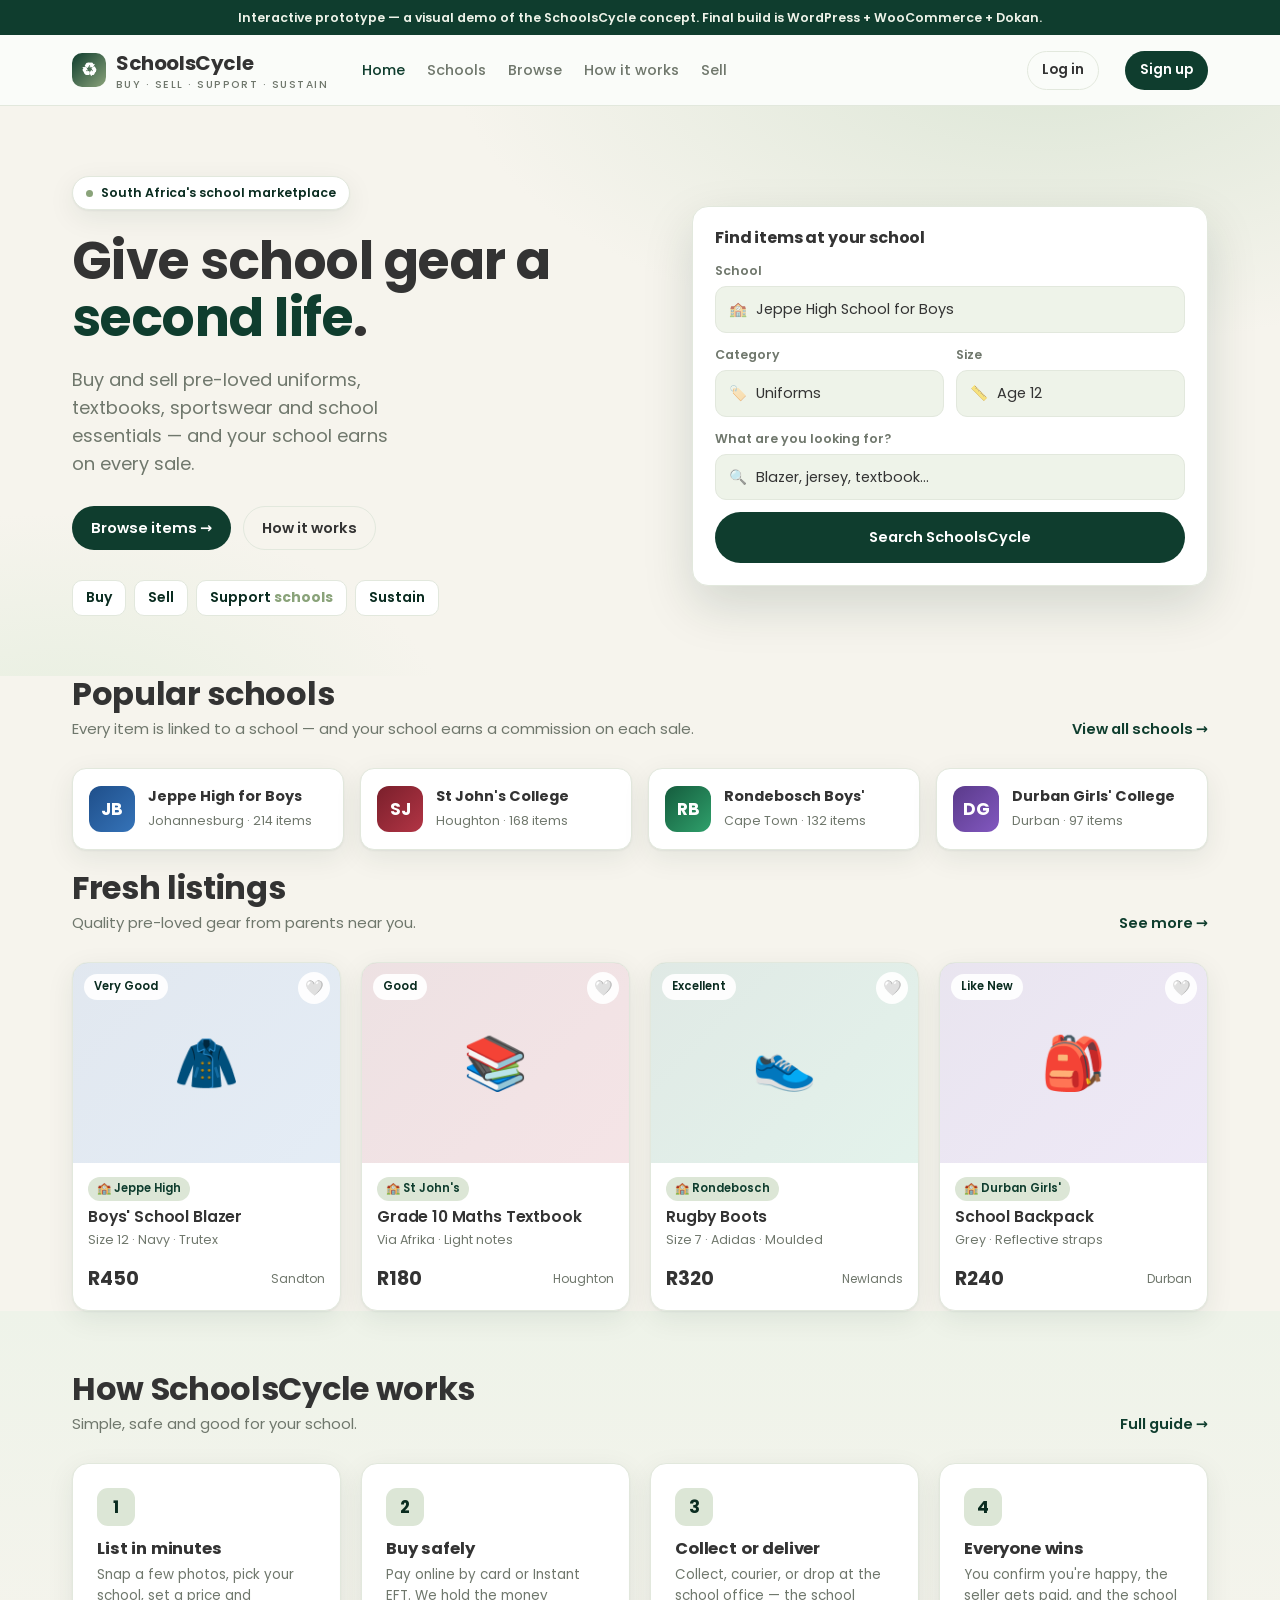
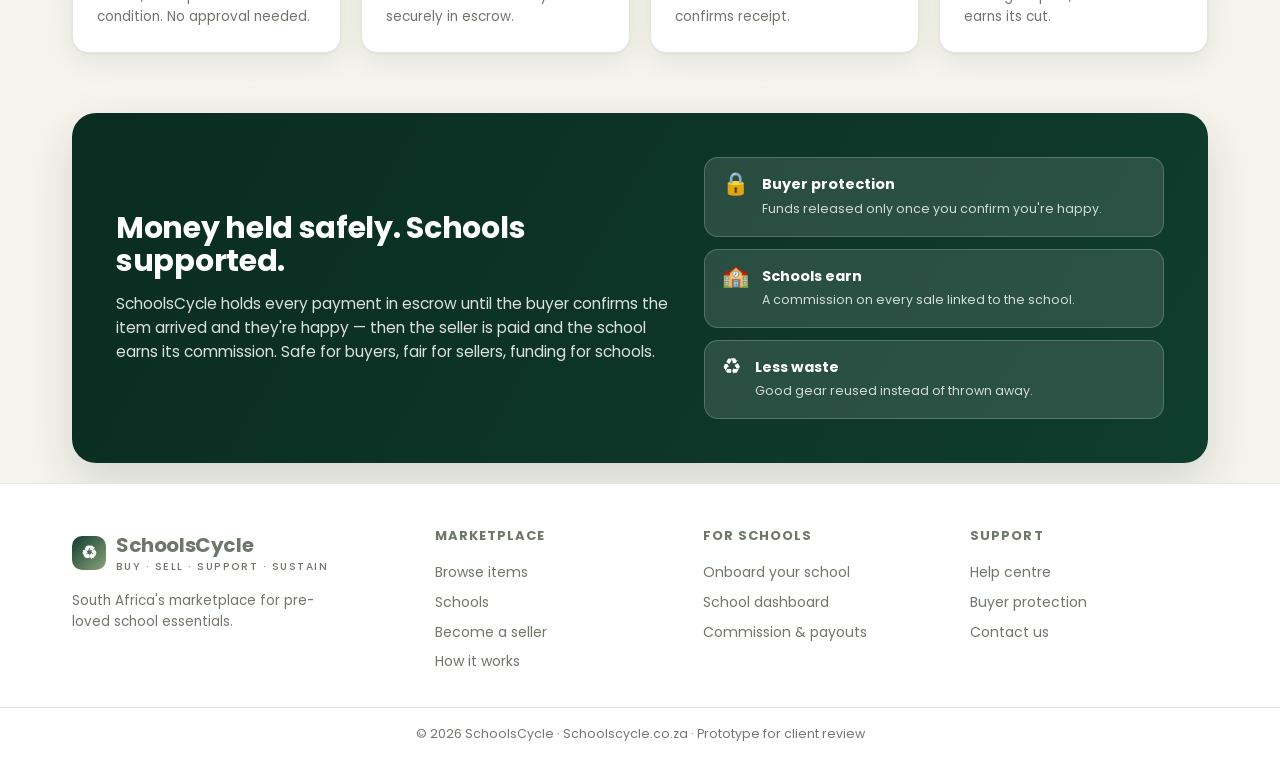
<file: index.html>
<!doctype html>
<html lang="en">
<head>
<meta charset="utf-8">
<meta name="viewport" content="width=device-width,initial-scale=1">
<title>SchoolsCycle — Buy. Sell. Support. Sustain.</title>
<link rel="stylesheet" href="style.css">
</head>
<body>
<div class="demo-note">Interactive prototype — a visual demo of the SchoolsCycle concept. Final build is WordPress + WooCommerce + Dokan.</div>

<header class="top">
  <div class="wrap">
    <a class="brand" href="index.html">
      <span class="logo">♻</span>
      <span>SchoolsCycle<small>Buy · Sell · Support · Sustain</small></span>
    </a>
    <nav class="nav">
      <a href="index.html" class="active">Home</a>
      <a href="school.html">Schools</a>
      <a href="school.html">Browse</a>
      <a href="how-it-works.html">How it works</a>
      <a href="seller.html">Sell</a>
    </nav>
    <span class="spacer"></span>
    <a class="btn ghost small" href="#">Log in</a>
    <a class="btn primary small" href="#">Sign up</a>
  </div>
</header>

<!-- HERO -->
<section class="hero" style="padding:0">
  <div class="wrap">
    <div>
      <span class="eyebrow"><span class="dot"></span> South Africa's school marketplace</span>
      <h1>Give school gear a <span class="g">second life</span>.</h1>
      <p class="lede">Buy and sell pre-loved uniforms, textbooks, sportswear and school essentials — and your school earns on every sale.</p>
      <div class="hero-cta">
        <a class="btn primary" href="school.html">Browse items →</a>
        <a class="btn ghost" href="how-it-works.html">How it works</a>
      </div>
      <div class="slogan">
        <span>Buy</span><span>Sell</span><span>Support <b>schools</b></span><span>Sustain</span>
      </div>
    </div>

    <div class="searchcard">
      <h3>Find items at your school</h3>
      <div class="field">
        <label>School</label>
        <div class="inp"><span class="ic">🏫</span> Jeppe High School for Boys</div>
      </div>
      <div class="grid2">
        <div class="field">
          <label>Category</label>
          <div class="inp"><span class="ic">🏷️</span> Uniforms</div>
        </div>
        <div class="field">
          <label>Size</label>
          <div class="inp"><span class="ic">📏</span> Age 12</div>
        </div>
      </div>
      <div class="field">
        <label>What are you looking for?</label>
        <div class="inp"><span class="ic">🔍</span> Blazer, jersey, textbook…</div>
      </div>
      <a class="btn primary block" href="school.html">Search SchoolsCycle</a>
    </div>
  </div>
</section>

<!-- FEATURED SCHOOLS -->
<section class="wrap">
  <div class="sec-head">
    <div><h2>Popular schools</h2><p>Every item is linked to a school — and your school earns a commission on each sale.</p></div>
    <a class="more" href="school.html">View all schools →</a>
  </div>
  <div class="schools">
    <a class="school" href="school.html"><span class="crest" style="background:linear-gradient(135deg,#1f4f8a,#3573b8)">JB</span><span><b>Jeppe High for Boys</b><small>Johannesburg · 214 items</small></span></a>
    <a class="school" href="school.html"><span class="crest" style="background:linear-gradient(135deg,#7a1f2b,#b23545)">SJ</span><span><b>St John's College</b><small>Houghton · 168 items</small></span></a>
    <a class="school" href="school.html"><span class="crest" style="background:linear-gradient(135deg,#155c3d,#2fa06b)">RB</span><span><b>Rondebosch Boys'</b><small>Cape Town · 132 items</small></span></a>
    <a class="school" href="school.html"><span class="crest" style="background:linear-gradient(135deg,#5a3a8a,#8258c0)">DG</span><span><b>Durban Girls' College</b><small>Durban · 97 items</small></span></a>
  </div>
</section>

<!-- FEATURED LISTINGS -->
<section class="wrap" style="padding-top:20px">
  <div class="sec-head">
    <div><h2>Fresh listings</h2><p>Quality pre-loved gear from parents near you.</p></div>
    <a class="more" href="school.html">See more →</a>
  </div>
  <div class="pgrid">
    <a class="card" href="product.html">
      <div class="thumb" style="background:linear-gradient(135deg,#1f4f8a22,#3573b822)">🧥<span class="cond">Very Good</span><span class="fav">🤍</span></div>
      <div class="body"><span class="schooltag">🏫 Jeppe High</span><h4>Boys' School Blazer</h4><div class="meta">Size 12 · Navy · Trutex</div>
        <div class="foot"><span class="price">R450</span><small>Sandton</small></div></div>
    </a>
    <a class="card" href="product.html">
      <div class="thumb" style="background:linear-gradient(135deg,#7a1f2b22,#b2354522)">📚<span class="cond">Good</span><span class="fav">🤍</span></div>
      <div class="body"><span class="schooltag">🏫 St John's</span><h4>Grade 10 Maths Textbook</h4><div class="meta">Via Afrika · Light notes</div>
        <div class="foot"><span class="price">R180</span><small>Houghton</small></div></div>
    </a>
    <a class="card" href="product.html">
      <div class="thumb" style="background:linear-gradient(135deg,#155c3d22,#2fa06b22)">👟<span class="cond">Excellent</span><span class="fav">🤍</span></div>
      <div class="body"><span class="schooltag">🏫 Rondebosch</span><h4>Rugby Boots</h4><div class="meta">Size 7 · Adidas · Moulded</div>
        <div class="foot"><span class="price">R320</span><small>Newlands</small></div></div>
    </a>
    <a class="card" href="product.html">
      <div class="thumb" style="background:linear-gradient(135deg,#5a3a8a22,#8258c022)">🎒<span class="cond">Like New</span><span class="fav">🤍</span></div>
      <div class="body"><span class="schooltag">🏫 Durban Girls'</span><h4>School Backpack</h4><div class="meta">Grey · Reflective straps</div>
        <div class="foot"><span class="price">R240</span><small>Durban</small></div></div>
    </a>
  </div>
</section>

<!-- HOW IT WORKS -->
<section class="how">
  <div class="wrap">
    <div class="sec-head"><div><h2>How SchoolsCycle works</h2><p>Simple, safe and good for your school.</p></div>
      <a class="more" href="how-it-works.html">Full guide →</a></div>
    <div class="steps">
      <div class="step"><div class="n">1</div><h4>List in minutes</h4><p>Snap a few photos, pick your school, set a price and condition. No approval needed.</p></div>
      <div class="step"><div class="n">2</div><h4>Buy safely</h4><p>Pay online by card or Instant EFT. We hold the money securely in escrow.</p></div>
      <div class="step"><div class="n">3</div><h4>Collect or deliver</h4><p>Collect, courier, or drop at the school office — the school confirms receipt.</p></div>
      <div class="step"><div class="n">4</div><h4>Everyone wins</h4><p>You confirm you're happy, the seller gets paid, and the school earns its cut.</p></div>
    </div>
  </div>
</section>

<!-- ESCROW + SUPPORT BAND -->
<section class="wrap">
  <div class="band">
    <div>
      <h2>Money held safely. Schools supported.</h2>
      <p>SchoolsCycle holds every payment in escrow until the buyer confirms the item arrived and they're happy — then the seller is paid and the school earns its commission. Safe for buyers, fair for sellers, funding for schools.</p>
    </div>
    <div class="pills">
      <div class="bpill"><span class="bi">🔒</span><span><b>Buyer protection</b><small>Funds released only once you confirm you're happy.</small></span></div>
      <div class="bpill"><span class="bi">🏫</span><span><b>Schools earn</b><small>A commission on every sale linked to the school.</small></span></div>
      <div class="bpill"><span class="bi">♻️</span><span><b>Less waste</b><small>Good gear reused instead of thrown away.</small></span></div>
    </div>
  </div>
</section>

<footer>
  <div class="wrap">
    <div class="foot-brand">
      <a class="brand" href="index.html"><span class="logo">♻</span><span>SchoolsCycle<small>Buy · Sell · Support · Sustain</small></span></a>
      <p>South Africa's marketplace for pre-loved school essentials.</p>
    </div>
    <div><h5>Marketplace</h5><a href="school.html">Browse items</a><a href="school.html">Schools</a><a href="seller.html">Become a seller</a><a href="how-it-works.html">How it works</a></div>
    <div><h5>For schools</h5><a href="#">Onboard your school</a><a href="#">School dashboard</a><a href="#">Commission & payouts</a></div>
    <div><h5>Support</h5><a href="#">Help centre</a><a href="#">Buyer protection</a><a href="#">Contact us</a></div>
  </div>
  <div class="foot-bottom">© 2026 SchoolsCycle · Schoolscycle.co.za · Prototype for client review</div>
</footer>
</body>
</html>
</file>
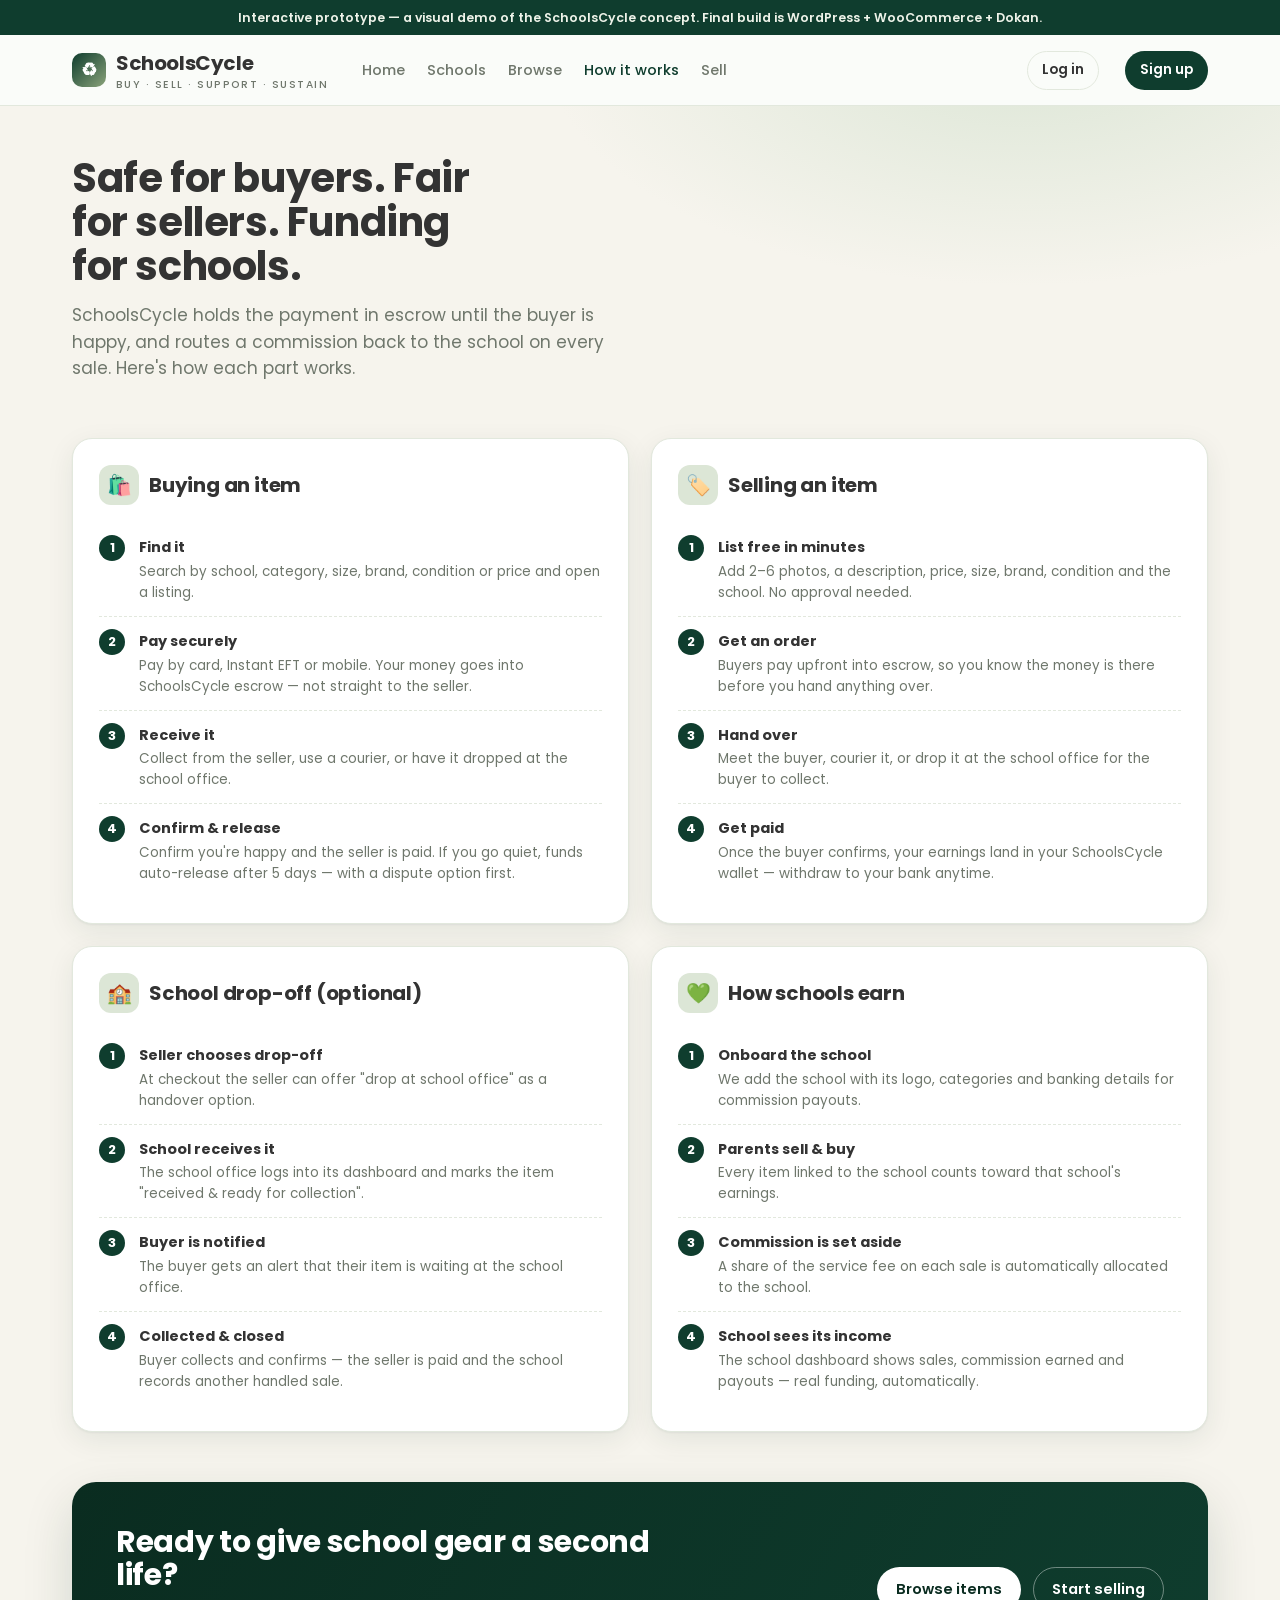
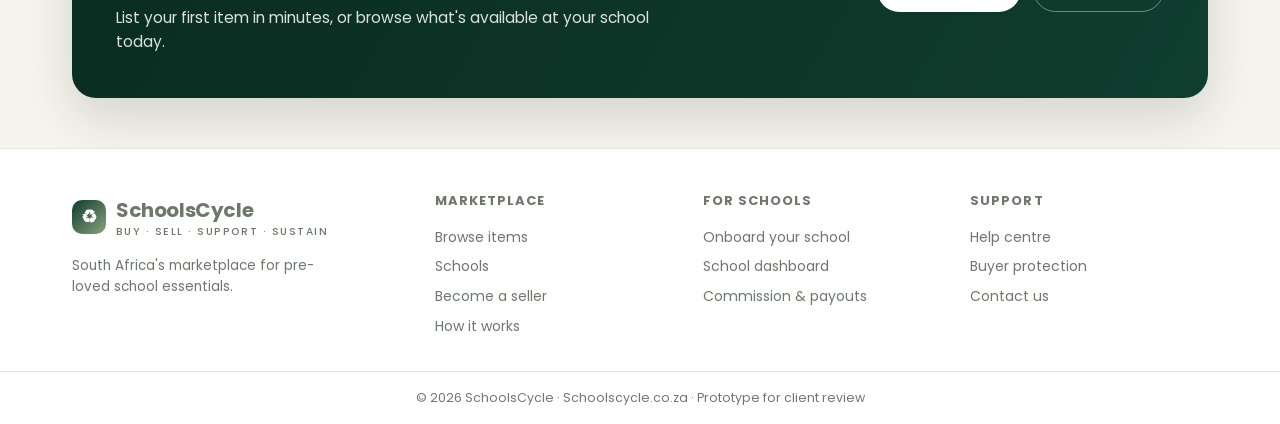
<file: how-it-works.html>
<!doctype html>
<html lang="en">
<head>
<meta charset="utf-8">
<meta name="viewport" content="width=device-width,initial-scale=1">
<title>How it works — SchoolsCycle</title>
<link rel="stylesheet" href="style.css">
</head>
<body>
<div class="demo-note">Interactive prototype — a visual demo of the SchoolsCycle concept. Final build is WordPress + WooCommerce + Dokan.</div>

<header class="top">
  <div class="wrap">
    <a class="brand" href="index.html"><span class="logo">♻</span><span>SchoolsCycle<small>Buy · Sell · Support · Sustain</small></span></a>
    <nav class="nav">
      <a href="index.html">Home</a>
      <a href="school.html">Schools</a>
      <a href="school.html">Browse</a>
      <a href="how-it-works.html" class="active">How it works</a>
      <a href="seller.html">Sell</a>
    </nav>
    <span class="spacer"></span>
    <a class="btn ghost small" href="#">Log in</a>
    <a class="btn primary small" href="#">Sign up</a>
  </div>
</header>

<section class="hero-sm">
  <div class="wrap">
    <h1>Safe for buyers. Fair for sellers. Funding for schools.</h1>
    <p>SchoolsCycle holds the payment in escrow until the buyer is happy, and routes a commission back to the school on every sale. Here's how each part works.</p>
  </div>
</section>

<div class="wrap">
  <div class="flowrap">
    <!-- BUYING -->
    <div class="flow">
      <h3><span class="ic">🛍️</span> Buying an item</h3>
      <div class="flowstep"><span class="num">1</span><div><b>Find it</b><p>Search by school, category, size, brand, condition or price and open a listing.</p></div></div>
      <div class="flowstep"><span class="num">2</span><div><b>Pay securely</b><p>Pay by card, Instant EFT or mobile. Your money goes into SchoolsCycle escrow — not straight to the seller.</p></div></div>
      <div class="flowstep"><span class="num">3</span><div><b>Receive it</b><p>Collect from the seller, use a courier, or have it dropped at the school office.</p></div></div>
      <div class="flowstep"><span class="num">4</span><div><b>Confirm & release</b><p>Confirm you're happy and the seller is paid. If you go quiet, funds auto-release after 5 days — with a dispute option first.</p></div></div>
    </div>

    <!-- SELLING -->
    <div class="flow">
      <h3><span class="ic">🏷️</span> Selling an item</h3>
      <div class="flowstep"><span class="num">1</span><div><b>List free in minutes</b><p>Add 2–6 photos, a description, price, size, brand, condition and the school. No approval needed.</p></div></div>
      <div class="flowstep"><span class="num">2</span><div><b>Get an order</b><p>Buyers pay upfront into escrow, so you know the money is there before you hand anything over.</p></div></div>
      <div class="flowstep"><span class="num">3</span><div><b>Hand over</b><p>Meet the buyer, courier it, or drop it at the school office for the buyer to collect.</p></div></div>
      <div class="flowstep"><span class="num">4</span><div><b>Get paid</b><p>Once the buyer confirms, your earnings land in your SchoolsCycle wallet — withdraw to your bank anytime.</p></div></div>
    </div>

    <!-- SCHOOL DROP-OFF -->
    <div class="flow">
      <h3><span class="ic">🏫</span> School drop-off (optional)</h3>
      <div class="flowstep"><span class="num">1</span><div><b>Seller chooses drop-off</b><p>At checkout the seller can offer "drop at school office" as a handover option.</p></div></div>
      <div class="flowstep"><span class="num">2</span><div><b>School receives it</b><p>The school office logs into its dashboard and marks the item "received & ready for collection".</p></div></div>
      <div class="flowstep"><span class="num">3</span><div><b>Buyer is notified</b><p>The buyer gets an alert that their item is waiting at the school office.</p></div></div>
      <div class="flowstep"><span class="num">4</span><div><b>Collected & closed</b><p>Buyer collects and confirms — the seller is paid and the school records another handled sale.</p></div></div>
    </div>

    <!-- SCHOOLS EARN -->
    <div class="flow">
      <h3><span class="ic">💚</span> How schools earn</h3>
      <div class="flowstep"><span class="num">1</span><div><b>Onboard the school</b><p>We add the school with its logo, categories and banking details for commission payouts.</p></div></div>
      <div class="flowstep"><span class="num">2</span><div><b>Parents sell & buy</b><p>Every item linked to the school counts toward that school's earnings.</p></div></div>
      <div class="flowstep"><span class="num">3</span><div><b>Commission is set aside</b><p>A share of the service fee on each sale is automatically allocated to the school.</p></div></div>
      <div class="flowstep"><span class="num">4</span><div><b>School sees its income</b><p>The school dashboard shows sales, commission earned and payouts — real funding, automatically.</p></div></div>
    </div>
  </div>

  <div class="band" style="margin:20px 0 50px">
    <div>
      <h2>Ready to give school gear a second life?</h2>
      <p>List your first item in minutes, or browse what's available at your school today.</p>
    </div>
    <div style="display:flex;gap:12px;flex-wrap:wrap;justify-content:flex-end">
      <a class="btn primary" href="school.html" style="background:#fff;color:var(--green-dark)">Browse items</a>
      <a class="btn ghost" href="seller.html" style="border-color:rgba(255,255,255,.4);color:#fff">Start selling</a>
    </div>
  </div>
</div>

<footer>
  <div class="wrap">
    <div class="foot-brand"><a class="brand" href="index.html"><span class="logo">♻</span><span>SchoolsCycle<small>Buy · Sell · Support · Sustain</small></span></a>
      <p>South Africa's marketplace for pre-loved school essentials.</p></div>
    <div><h5>Marketplace</h5><a href="school.html">Browse items</a><a href="school.html">Schools</a><a href="seller.html">Become a seller</a><a href="how-it-works.html">How it works</a></div>
    <div><h5>For schools</h5><a href="#">Onboard your school</a><a href="#">School dashboard</a><a href="#">Commission & payouts</a></div>
    <div><h5>Support</h5><a href="#">Help centre</a><a href="#">Buyer protection</a><a href="#">Contact us</a></div>
  </div>
  <div class="foot-bottom">© 2026 SchoolsCycle · Schoolscycle.co.za · Prototype for client review</div>
</footer>
</body>
</html>
</file>
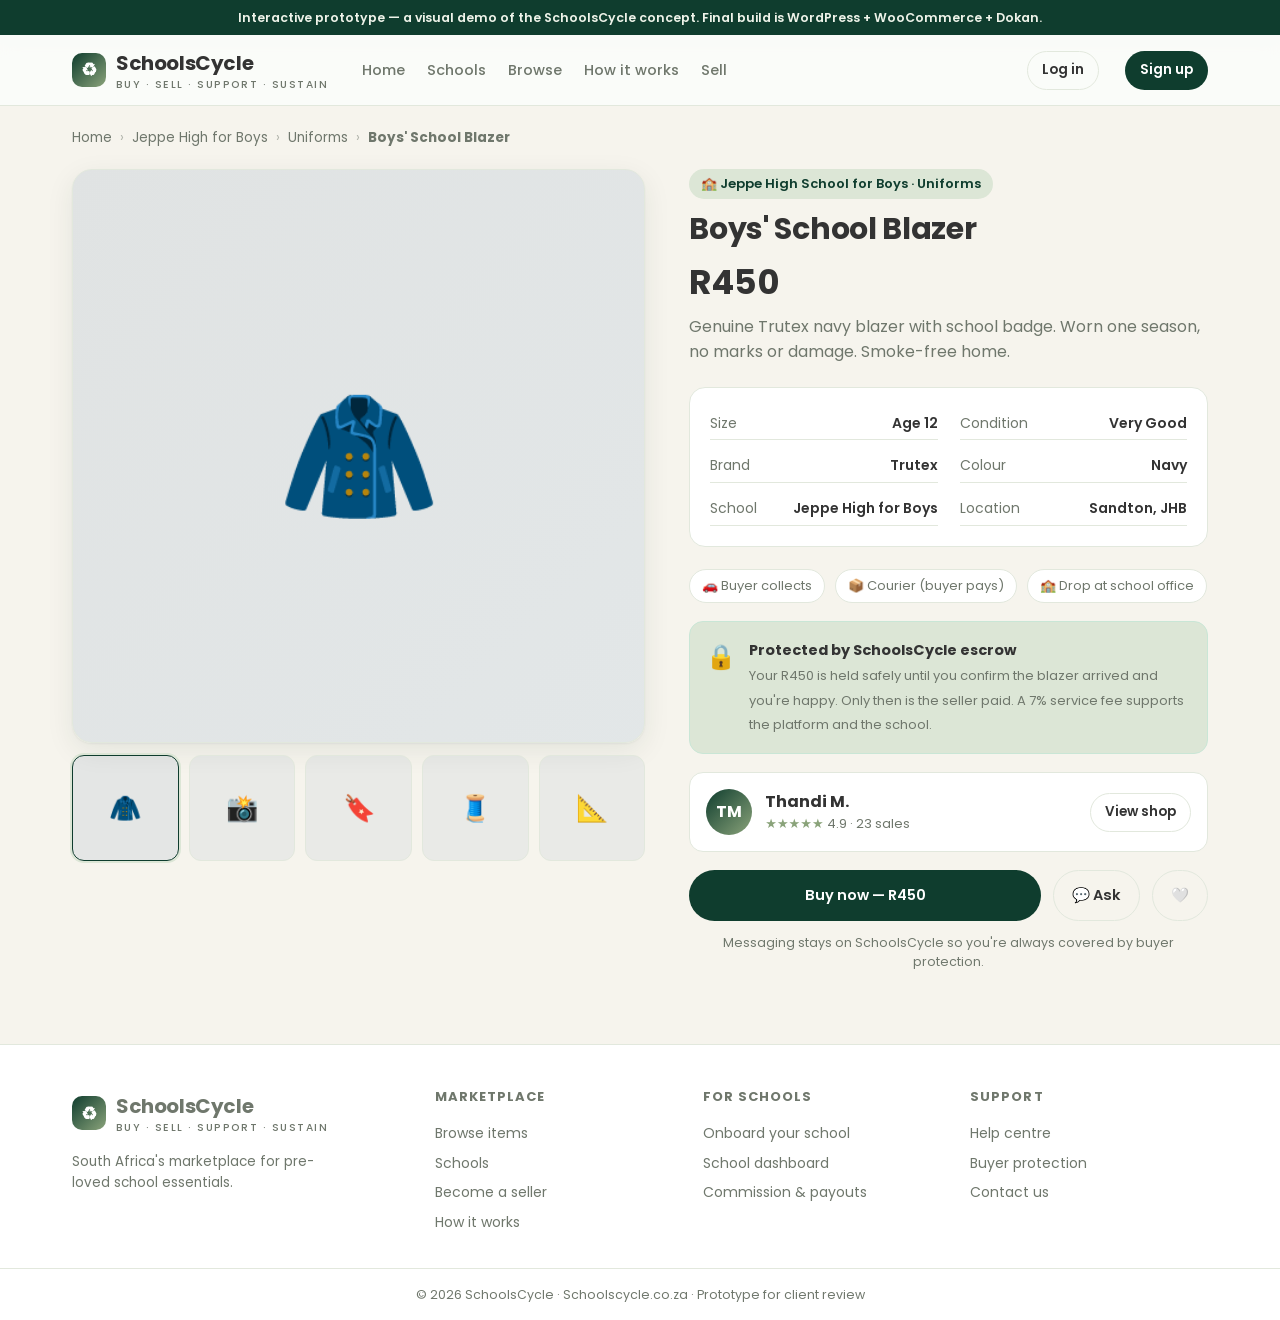
<file: product.html>
<!doctype html>
<html lang="en">
<head>
<meta charset="utf-8">
<meta name="viewport" content="width=device-width,initial-scale=1">
<title>Boys' School Blazer — SchoolsCycle</title>
<link rel="stylesheet" href="style.css">
</head>
<body>
<div class="demo-note">Interactive prototype — a visual demo of the SchoolsCycle concept. Final build is WordPress + WooCommerce + Dokan.</div>

<header class="top">
  <div class="wrap">
    <a class="brand" href="index.html"><span class="logo">♻</span><span>SchoolsCycle<small>Buy · Sell · Support · Sustain</small></span></a>
    <nav class="nav">
      <a href="index.html">Home</a>
      <a href="school.html">Schools</a>
      <a href="school.html">Browse</a>
      <a href="how-it-works.html">How it works</a>
      <a href="seller.html">Sell</a>
    </nav>
    <span class="spacer"></span>
    <a class="btn ghost small" href="#">Log in</a>
    <a class="btn primary small" href="#">Sign up</a>
  </div>
</header>

<div class="wrap">
  <div class="crumb"><a href="index.html">Home</a><span class="sep">›</span><a href="school.html">Jeppe High for Boys</a><span class="sep">›</span><a href="school.html">Uniforms</a><span class="sep">›</span><b>Boys' School Blazer</b></div>

  <div class="pdp">
    <!-- gallery -->
    <div class="gallery">
      <div class="main" style="background:linear-gradient(135deg,#1f4f8a1a,#3573b81a)">🧥</div>
      <div class="strip">
        <div class="sel" style="background:#1f4f8a15">🧥</div>
        <div style="background:#1f4f8a10">📸</div>
        <div style="background:#1f4f8a10">🔖</div>
        <div style="background:#1f4f8a10">🧵</div>
        <div style="background:#1f4f8a10">📐</div>
      </div>
    </div>

    <!-- info -->
    <div>
      <span class="schooltag">🏫 Jeppe High School for Boys · Uniforms</span>
      <h1>Boys' School Blazer</h1>
      <div class="pricebig">R450</div>
      <p style="color:var(--muted);margin:0 0 4px">Genuine Trutex navy blazer with school badge. Worn one season, no marks or damage. Smoke-free home.</p>

      <div class="specs">
        <div class="spec"><span>Size</span><b>Age 12</b></div>
        <div class="spec"><span>Condition</span><b>Very Good</b></div>
        <div class="spec"><span>Brand</span><b>Trutex</b></div>
        <div class="spec"><span>Colour</span><b>Navy</b></div>
        <div class="spec"><span>School</span><b>Jeppe High for Boys</b></div>
        <div class="spec"><span>Location</span><b>Sandton, JHB</b></div>
      </div>

      <div class="deliv">
        <span>🚗 Buyer collects</span><span>📦 Courier (buyer pays)</span><span>🏫 Drop at school office</span>
      </div>

      <!-- escrow -->
      <div class="escrow">
        <span class="ei">🔒</span>
        <div><b>Protected by SchoolsCycle escrow</b><br><small>Your R450 is held safely until you confirm the blazer arrived and you're happy. Only then is the seller paid. A 7% service fee supports the platform and the school.</small></div>
      </div>

      <!-- seller -->
      <div class="sellerbox">
        <span class="av">TM</span>
        <div style="flex:1"><b>Thandi M.</b><div class="stars">★★★★★ <span style="color:var(--muted)">4.9 · 23 sales</span></div></div>
        <a class="btn ghost small" href="seller.html">View shop</a>
      </div>

      <div class="buyrow">
        <a class="btn primary block" href="#">Buy now — R450</a>
        <a class="btn ghost" href="#" style="white-space:nowrap">💬 Ask</a>
        <a class="btn ghost" href="#">🤍</a>
      </div>
      <p style="color:var(--muted);font-size:12.5px;margin-top:12px;text-align:center">Messaging stays on SchoolsCycle so you're always covered by buyer protection.</p>
    </div>
  </div>
</div>

<footer>
  <div class="wrap">
    <div class="foot-brand"><a class="brand" href="index.html"><span class="logo">♻</span><span>SchoolsCycle<small>Buy · Sell · Support · Sustain</small></span></a>
      <p>South Africa's marketplace for pre-loved school essentials.</p></div>
    <div><h5>Marketplace</h5><a href="school.html">Browse items</a><a href="school.html">Schools</a><a href="seller.html">Become a seller</a><a href="how-it-works.html">How it works</a></div>
    <div><h5>For schools</h5><a href="#">Onboard your school</a><a href="#">School dashboard</a><a href="#">Commission & payouts</a></div>
    <div><h5>Support</h5><a href="#">Help centre</a><a href="#">Buyer protection</a><a href="#">Contact us</a></div>
  </div>
  <div class="foot-bottom">© 2026 SchoolsCycle · Schoolscycle.co.za · Prototype for client review</div>
</footer>
</body>
</html>
</file>
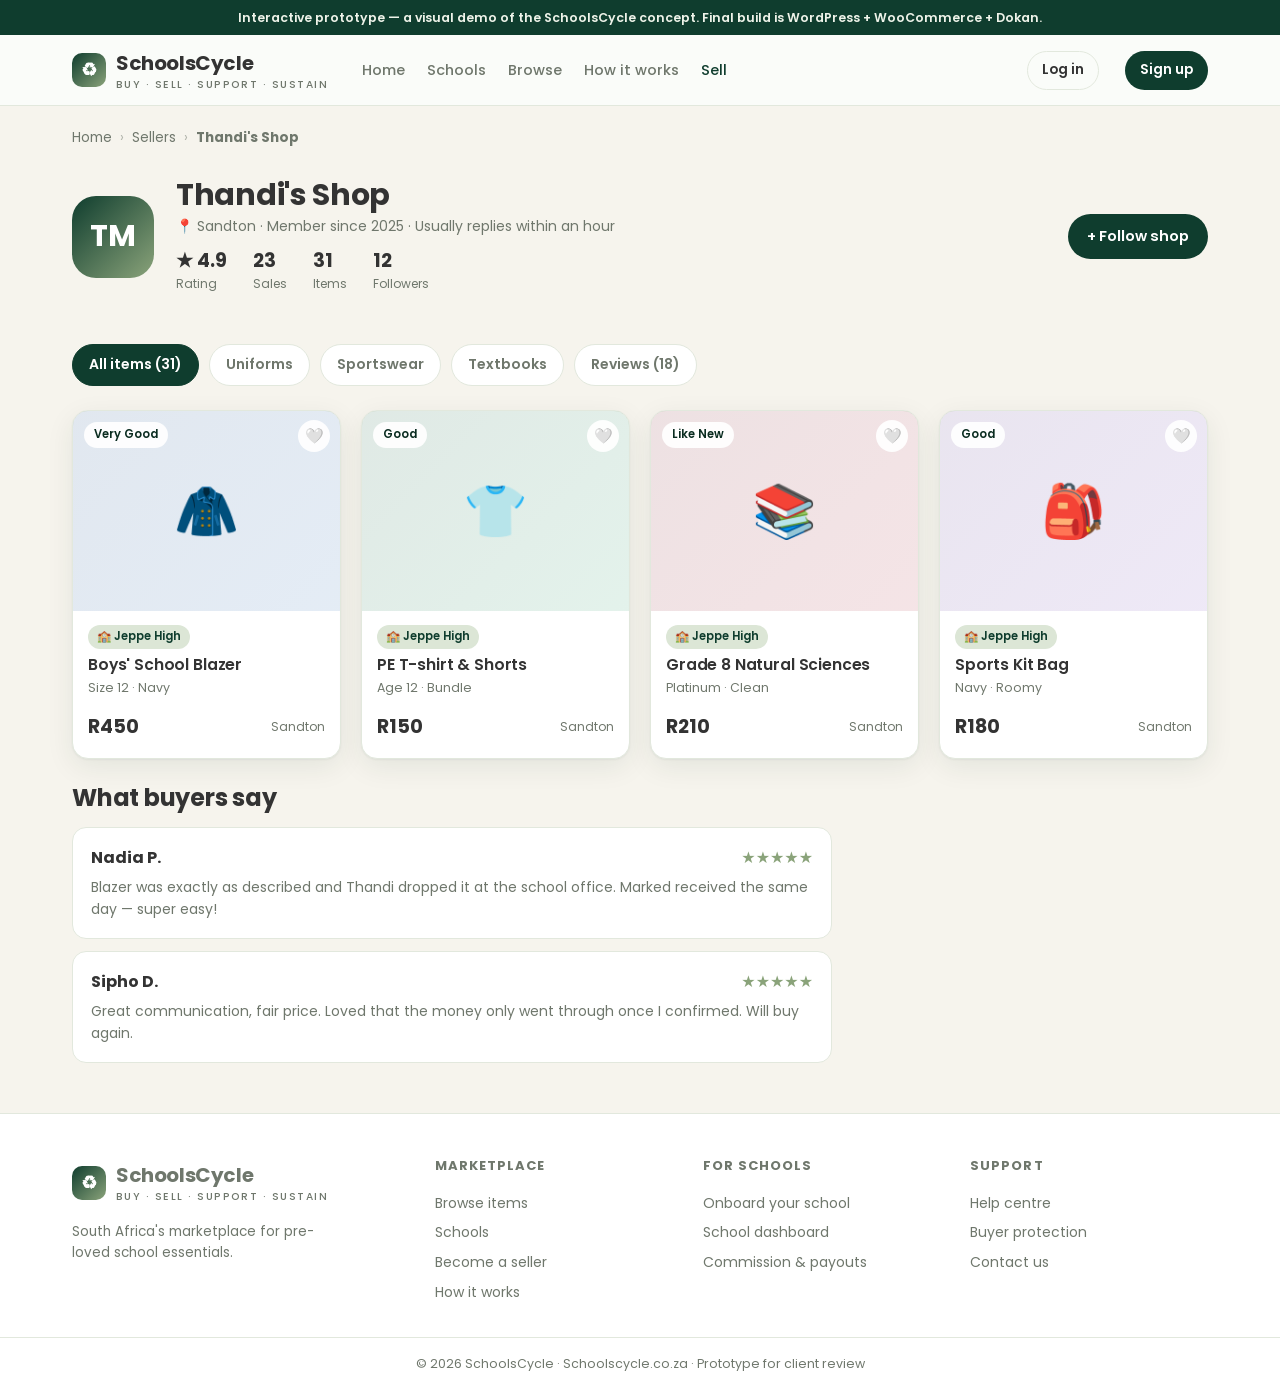
<file: seller.html>
<!doctype html>
<html lang="en">
<head>
<meta charset="utf-8">
<meta name="viewport" content="width=device-width,initial-scale=1">
<title>Thandi's Shop — SchoolsCycle</title>
<link rel="stylesheet" href="style.css">
</head>
<body>
<div class="demo-note">Interactive prototype — a visual demo of the SchoolsCycle concept. Final build is WordPress + WooCommerce + Dokan.</div>

<header class="top">
  <div class="wrap">
    <a class="brand" href="index.html"><span class="logo">♻</span><span>SchoolsCycle<small>Buy · Sell · Support · Sustain</small></span></a>
    <nav class="nav">
      <a href="index.html">Home</a>
      <a href="school.html">Schools</a>
      <a href="school.html">Browse</a>
      <a href="how-it-works.html">How it works</a>
      <a href="seller.html" class="active">Sell</a>
    </nav>
    <span class="spacer"></span>
    <a class="btn ghost small" href="#">Log in</a>
    <a class="btn primary small" href="#">Sign up</a>
  </div>
</header>

<div class="wrap">
  <div class="crumb"><a href="index.html">Home</a><span class="sep">›</span><a href="#">Sellers</a><span class="sep">›</span><b>Thandi's Shop</b></div>

  <div class="sellerhead">
    <span class="av">TM</span>
    <div style="flex:1">
      <h1>Thandi's Shop</h1>
      <div style="color:var(--muted);font-size:14px;margin-top:4px">📍 Sandton · Member since 2025 · Usually replies within an hour</div>
      <div class="statrow">
        <div><b>★ 4.9</b><small>Rating</small></div>
        <div><b>23</b><small>Sales</small></div>
        <div><b>31</b><small>Items</small></div>
        <div><b>12</b><small>Followers</small></div>
      </div>
    </div>
    <a class="btn primary" href="#">+ Follow shop</a>
  </div>

  <div class="tabs">
    <span class="tab active">All items (31)</span>
    <span class="tab">Uniforms</span>
    <span class="tab">Sportswear</span>
    <span class="tab">Textbooks</span>
    <span class="tab">Reviews (18)</span>
  </div>

  <div class="pgrid" style="margin-bottom:26px">
    <a class="card" href="product.html"><div class="thumb" style="background:linear-gradient(135deg,#1f4f8a22,#3573b822)">🧥<span class="cond">Very Good</span><span class="fav">🤍</span></div>
      <div class="body"><span class="schooltag">🏫 Jeppe High</span><h4>Boys' School Blazer</h4><div class="meta">Size 12 · Navy</div><div class="foot"><span class="price">R450</span><small>Sandton</small></div></div></a>
    <a class="card" href="product.html"><div class="thumb" style="background:linear-gradient(135deg,#155c3d22,#2fa06b22)">👕<span class="cond">Good</span><span class="fav">🤍</span></div>
      <div class="body"><span class="schooltag">🏫 Jeppe High</span><h4>PE T-shirt & Shorts</h4><div class="meta">Age 12 · Bundle</div><div class="foot"><span class="price">R150</span><small>Sandton</small></div></div></a>
    <a class="card" href="product.html"><div class="thumb" style="background:linear-gradient(135deg,#7a1f2b22,#b2354522)">📚<span class="cond">Like New</span><span class="fav">🤍</span></div>
      <div class="body"><span class="schooltag">🏫 Jeppe High</span><h4>Grade 8 Natural Sciences</h4><div class="meta">Platinum · Clean</div><div class="foot"><span class="price">R210</span><small>Sandton</small></div></div></a>
    <a class="card" href="product.html"><div class="thumb" style="background:linear-gradient(135deg,#5a3a8a22,#8258c022)">🎒<span class="cond">Good</span><span class="fav">🤍</span></div>
      <div class="body"><span class="schooltag">🏫 Jeppe High</span><h4>Sports Kit Bag</h4><div class="meta">Navy · Roomy</div><div class="foot"><span class="price">R180</span><small>Sandton</small></div></div></a>
  </div>

  <!-- reviews -->
  <div style="max-width:760px;margin-bottom:50px">
    <h2 style="font-size:24px;margin-bottom:16px">What buyers say</h2>
    <div style="background:var(--white);border:1px solid var(--line);border-radius:14px;padding:18px;margin-bottom:12px">
      <div style="display:flex;justify-content:space-between"><b>Nadia P.</b><span style="color:var(--amber)">★★★★★</span></div>
      <p style="color:var(--muted);font-size:14px;margin:6px 0 0">Blazer was exactly as described and Thandi dropped it at the school office. Marked received the same day — super easy!</p>
    </div>
    <div style="background:var(--white);border:1px solid var(--line);border-radius:14px;padding:18px">
      <div style="display:flex;justify-content:space-between"><b>Sipho D.</b><span style="color:var(--amber)">★★★★★</span></div>
      <p style="color:var(--muted);font-size:14px;margin:6px 0 0">Great communication, fair price. Loved that the money only went through once I confirmed. Will buy again.</p>
    </div>
  </div>
</div>

<footer>
  <div class="wrap">
    <div class="foot-brand"><a class="brand" href="index.html"><span class="logo">♻</span><span>SchoolsCycle<small>Buy · Sell · Support · Sustain</small></span></a>
      <p>South Africa's marketplace for pre-loved school essentials.</p></div>
    <div><h5>Marketplace</h5><a href="school.html">Browse items</a><a href="school.html">Schools</a><a href="seller.html">Become a seller</a><a href="how-it-works.html">How it works</a></div>
    <div><h5>For schools</h5><a href="#">Onboard your school</a><a href="#">School dashboard</a><a href="#">Commission & payouts</a></div>
    <div><h5>Support</h5><a href="#">Help centre</a><a href="#">Buyer protection</a><a href="#">Contact us</a></div>
  </div>
  <div class="foot-bottom">© 2026 SchoolsCycle · Schoolscycle.co.za · Prototype for client review</div>
</footer>
</body>
</html>
</file>
<file: style.css>
/* SchoolCycle prototype — Buy. Sell. Support. Sustain. — brand palette */
@import url('https://fonts.googleapis.com/css2?family=Poppins:wght@400;500;600;700&display=swap');

:root{
  --green:#0f3d2e;        /* brand dark green */
  --green-dark:#0a2c20;
  --green-soft:#dce6d6;   /* pale green */
  --mint:#eef3e9;
  --sage:#8aa37a;         /* sage green */
  --amber:#8aa37a;        /* accent = sage (brand has no amber) */
  --amber-soft:#e7efe0;
  --ink:#333333;          /* charcoal */
  --muted:#6f776c;
  --line:#e2e8dd;
  --paper:#f6f4ed;        /* cream */
  --white:#ffffff;
  --radius:16px;
  --shadow:0 1px 2px rgba(15,40,30,.05), 0 8px 28px rgba(15,50,35,.08);
  --shadow-lg:0 20px 50px rgba(15,50,35,.15);
}

*{box-sizing:border-box}
html{scroll-behavior:smooth}
body{
  margin:0;font-family:'Poppins',system-ui,sans-serif;color:var(--ink);
  background:var(--paper);line-height:1.55;-webkit-font-smoothing:antialiased;
}
h1,h2,h3,h4{font-family:'Poppins',system-ui,sans-serif;line-height:1.1;margin:0;letter-spacing:-.01em}
a{color:inherit;text-decoration:none}
img{max-width:100%}
.wrap{max-width:1180px;margin:0 auto;padding:0 22px}

/* ---------- header ---------- */
.top{position:sticky;top:0;z-index:50;background:rgba(251,253,251,.86);backdrop-filter:blur(10px);border-bottom:1px solid var(--line)}
.top .wrap{display:flex;align-items:center;gap:26px;height:70px}
.brand{display:flex;align-items:center;gap:10px;font-family:'Poppins';font-weight:700;font-size:20px;letter-spacing:-.02em}
.brand .logo{width:34px;height:34px;border-radius:10px;background:linear-gradient(135deg,var(--green),var(--sage));display:grid;place-items:center;color:#fff;font-size:18px}
.brand small{display:block;font-family:'Poppins';font-weight:500;font-size:10.5px;color:var(--muted);letter-spacing:.14em;text-transform:uppercase;margin-top:-2px}
.nav{display:flex;gap:22px;margin-left:8px}
.nav a{font-size:14.5px;font-weight:500;color:var(--muted);transition:color .15s}
.nav a:hover,.nav a.active{color:var(--green)}
.top .spacer{flex:1}
.btn{display:inline-flex;align-items:center;gap:8px;font-weight:600;font-size:14.5px;padding:10px 18px;border-radius:999px;border:1px solid transparent;cursor:pointer;transition:.15s;white-space:nowrap}
.btn.primary{background:var(--green);color:#fff}
.btn.primary:hover{background:var(--green-dark)}
.btn.ghost{background:transparent;border-color:var(--line);color:var(--ink)}
.btn.ghost:hover{border-color:var(--green);color:var(--green)}
.btn.small{padding:8px 14px;font-size:13.5px}
.btn.block{width:100%;justify-content:center;padding:13px}

/* ---------- hero ---------- */
.hero{position:relative;overflow:hidden;background:
  radial-gradient(1000px 500px at 82% -10%,var(--green-soft),transparent 60%),
  radial-gradient(700px 400px at 5% 110%,var(--amber-soft),transparent 55%)}
.hero .wrap{padding:70px 22px 60px;display:grid;grid-template-columns:1.05fr .95fr;gap:50px;align-items:center}
.eyebrow{display:inline-flex;align-items:center;gap:8px;background:var(--white);border:1px solid var(--line);color:var(--green-dark);
  font-weight:600;font-size:12.5px;padding:6px 13px;border-radius:999px;margin-bottom:22px;box-shadow:var(--shadow)}
.eyebrow .dot{width:7px;height:7px;border-radius:50%;background:var(--amber)}
.hero h1{font-size:52px;font-weight:700}
.hero h1 .g{color:var(--green)}
.hero p.lede{font-size:18px;color:var(--muted);max-width:30ch;margin:20px 0 28px}
.hero-cta{display:flex;gap:12px;flex-wrap:wrap}
.slogan{display:flex;gap:8px;margin-top:30px;flex-wrap:wrap}
.slogan span{font-family:'Poppins';font-weight:600;font-size:14px;color:var(--green-dark);background:var(--white);border:1px solid var(--line);padding:6px 13px;border-radius:10px}
.slogan span b{color:var(--amber)}

/* search card */
.searchcard{background:var(--white);border:1px solid var(--line);border-radius:var(--radius);box-shadow:var(--shadow-lg);padding:22px}
.searchcard h3{font-size:16px;margin-bottom:14px}
.field{margin-bottom:12px}
.field label{display:block;font-size:12.5px;font-weight:600;color:var(--muted);margin-bottom:6px}
.field .inp{display:flex;align-items:center;gap:9px;border:1px solid var(--line);border-radius:11px;padding:11px 13px;background:var(--mint);font-size:14.5px;color:var(--ink)}
.field .inp .ic{opacity:.6}
.grid2{display:grid;grid-template-columns:1fr 1fr;gap:12px}

/* ---------- sections ---------- */
section{padding:60px 0}
.sec-head{display:flex;align-items:flex-end;justify-content:space-between;margin-bottom:28px;gap:20px}
.sec-head h2{font-size:32px}
.sec-head p{color:var(--muted);margin:6px 0 0;font-size:15px}
.sec-head a.more{font-weight:600;color:var(--green);font-size:14.5px;white-space:nowrap}

/* school chips */
.schools{display:grid;grid-template-columns:repeat(4,1fr);gap:16px}
.school{display:flex;gap:13px;align-items:center;background:var(--white);border:1px solid var(--line);border-radius:14px;padding:16px;box-shadow:var(--shadow);transition:.18s}
.school:hover{transform:translateY(-3px);box-shadow:var(--shadow-lg);border-color:var(--sage)}
.crest{width:46px;height:46px;border-radius:12px;flex:none;display:grid;place-items:center;font-family:'Poppins';font-weight:700;color:#fff;font-size:17px}
.school b{font-size:14.5px;display:block}
.school small{color:var(--muted);font-size:12.5px}

/* product grid */
.pgrid{display:grid;grid-template-columns:repeat(4,1fr);gap:20px}
.card{background:var(--white);border:1px solid var(--line);border-radius:var(--radius);overflow:hidden;box-shadow:var(--shadow);transition:.18s;display:flex;flex-direction:column}
.card:hover{transform:translateY(-4px);box-shadow:var(--shadow-lg);border-color:var(--sage)}
.thumb{aspect-ratio:4/3;display:grid;place-items:center;position:relative;font-size:52px}
.thumb .cond{position:absolute;top:11px;left:11px;background:rgba(255,255,255,.92);color:var(--green-dark);font-weight:600;font-size:11.5px;padding:4px 10px;border-radius:999px}
.thumb .fav{position:absolute;top:9px;right:10px;width:32px;height:32px;border-radius:50%;background:rgba(255,255,255,.92);display:grid;place-items:center;font-size:15px}
.card .body{padding:14px 15px 16px;display:flex;flex-direction:column;gap:7px;flex:1}
.card .schooltag{display:inline-flex;align-items:center;gap:6px;font-size:11.5px;font-weight:600;color:var(--green);background:var(--green-soft);padding:3px 9px;border-radius:999px;align-self:flex-start}
.card h4{font-size:15.5px;font-weight:600}
.card .meta{font-size:12.5px;color:var(--muted);margin-top:-2px}
.card .foot{margin-top:auto;display:flex;align-items:center;justify-content:space-between;padding-top:8px}
.price{font-family:'Poppins';font-weight:700;font-size:19px}
.card .foot small{font-size:12px;color:var(--muted)}

/* how it works */
.how{background:linear-gradient(180deg,var(--mint),var(--paper))}
.steps{display:grid;grid-template-columns:repeat(4,1fr);gap:20px}
.step{background:var(--white);border:1px solid var(--line);border-radius:var(--radius);padding:24px;box-shadow:var(--shadow);position:relative}
.step .n{width:38px;height:38px;border-radius:11px;background:var(--green-soft);color:var(--green-dark);display:grid;place-items:center;font-family:'Poppins';font-weight:700;font-size:17px;margin-bottom:14px}
.step h4{font-size:16.5px;margin-bottom:7px}
.step p{font-size:13.5px;color:var(--muted);margin:0}

/* escrow / support band */
.band{background:linear-gradient(120deg,var(--green-dark),var(--green));color:#fff;border-radius:24px;padding:44px;display:grid;grid-template-columns:1.2fr 1fr;gap:36px;align-items:center;box-shadow:var(--shadow-lg)}
.band h2{color:#fff;font-size:30px}
.band p{color:rgba(255,255,255,.85);margin:14px 0 0;font-size:15.5px}
.band .pills{display:flex;flex-direction:column;gap:12px}
.bpill{background:rgba(255,255,255,.12);border:1px solid rgba(255,255,255,.2);border-radius:14px;padding:15px 17px;display:flex;gap:13px;align-items:flex-start}
.bpill .bi{font-size:22px;line-height:1}
.bpill b{display:block;font-size:14.5px}
.bpill small{color:rgba(255,255,255,.8);font-size:12.5px}

/* ---------- footer ---------- */
footer{border-top:1px solid var(--line);background:var(--white);margin-top:20px}
footer .wrap{padding:42px 22px 30px;display:grid;grid-template-columns:1.4fr 1fr 1fr 1fr;gap:30px}
footer h5{font-size:13px;text-transform:uppercase;letter-spacing:.08em;color:var(--muted);margin:0 0 12px;font-family:'Poppins';font-weight:700}
footer a{display:block;color:var(--muted);font-size:14px;padding:4px 0}
footer a:hover{color:var(--green)}
.foot-brand p{color:var(--muted);font-size:13.5px;max-width:28ch;margin:12px 0 0}
.foot-bottom{border-top:1px solid var(--line);text-align:center;color:var(--muted);font-size:12.5px;padding:16px}
.demo-note{background:var(--green);color:#eef3e9;text-align:center;font-size:12.5px;font-weight:600;padding:8px}

/* ---------- breadcrumb ---------- */
.crumb{display:flex;gap:8px;align-items:center;color:var(--muted);font-size:13.5px;padding:22px 0 4px}
.crumb a:hover{color:var(--green)}
.crumb .sep{opacity:.5}

/* school header */
.schoolhead{display:flex;gap:22px;align-items:center;padding:24px 0 10px}
.schoolhead .crest{width:76px;height:76px;border-radius:18px;font-size:28px}
.schoolhead h1{font-size:32px}
.schoolhead .sub{color:var(--muted);font-size:14.5px;margin-top:4px;display:flex;gap:14px;flex-wrap:wrap}
.schoolhead .sub b{color:var(--green-dark)}
.commission-badge{display:inline-flex;align-items:center;gap:8px;background:var(--green-soft);color:var(--green);font-weight:600;font-size:13px;padding:8px 14px;border-radius:999px;border:1px solid var(--sage)}

/* category tabs */
.tabs{display:flex;gap:10px;flex-wrap:wrap;padding:24px 0}
.tab{font-weight:600;font-size:14px;padding:9px 16px;border-radius:999px;border:1px solid var(--line);background:var(--white);color:var(--muted);cursor:pointer}
.tab.active{background:var(--green);color:#fff;border-color:var(--green)}

/* filter layout */
.shop{display:grid;grid-template-columns:250px 1fr;gap:30px;align-items:start;padding-bottom:40px}
.filters{background:var(--white);border:1px solid var(--line);border-radius:var(--radius);padding:20px;position:sticky;top:88px}
.filters h4{font-size:13px;text-transform:uppercase;letter-spacing:.06em;color:var(--muted);margin:0 0 12px}
.fgroup{padding:12px 0;border-top:1px solid var(--line)}
.fgroup:first-of-type{border-top:none;padding-top:0}
.check{display:flex;align-items:center;gap:9px;font-size:14px;color:var(--ink);padding:5px 0;cursor:pointer}
.check i{width:17px;height:17px;border-radius:5px;border:1.5px solid #c4d6cc;display:inline-block;flex:none}
.check.on i{background:var(--green);border-color:var(--green);position:relative}
.check.on i::after{content:"";position:absolute;left:5px;top:2px;width:4px;height:8px;border:solid #fff;border-width:0 2px 2px 0;transform:rotate(45deg)}

/* ---------- product page ---------- */
.pdp{display:grid;grid-template-columns:1.05fr .95fr;gap:44px;padding:16px 0 40px;align-items:start}
.gallery .main{aspect-ratio:1/1;border-radius:20px;display:grid;place-items:center;font-size:130px;border:1px solid var(--line);box-shadow:var(--shadow)}
.gallery .strip{display:grid;grid-template-columns:repeat(5,1fr);gap:10px;margin-top:12px}
.gallery .strip div{aspect-ratio:1/1;border-radius:12px;display:grid;place-items:center;font-size:26px;border:1px solid var(--line);cursor:pointer}
.gallery .strip div.sel{border-color:var(--green);box-shadow:0 0 0 2px var(--green-soft)}
.pdp .schooltag{display:inline-flex;align-items:center;gap:7px;font-size:13px;font-weight:600;color:var(--green);background:var(--green-soft);padding:5px 12px;border-radius:999px;margin-bottom:14px}
.pdp h1{font-size:30px;margin-bottom:10px}
.pdp .pricebig{font-family:'Poppins';font-weight:700;font-size:34px;margin:6px 0}
.specs{display:grid;grid-template-columns:1fr 1fr;gap:10px 22px;margin:22px 0;padding:20px;background:var(--white);border:1px solid var(--line);border-radius:var(--radius)}
.spec{display:flex;justify-content:space-between;font-size:14px;padding:5px 0;border-bottom:1px solid var(--line)}
.spec span{color:var(--muted)}
.spec b{font-weight:600}
.escrow{display:flex;gap:13px;align-items:flex-start;background:var(--green-soft);border:1px solid #c9e6d6;border-radius:14px;padding:16px;margin:18px 0}
.escrow .ei{font-size:24px}
.escrow b{font-size:14.5px}
.escrow small{color:var(--muted);font-size:13px}
.sellerbox{display:flex;align-items:center;gap:13px;padding:16px;border:1px solid var(--line);border-radius:14px;background:var(--white);margin-bottom:18px}
.sellerbox .av{width:46px;height:46px;border-radius:50%;background:linear-gradient(135deg,var(--green),var(--sage));display:grid;place-items:center;color:#fff;font-weight:700}
.sellerbox .stars{color:var(--amber);font-size:13px}
.buyrow{display:flex;gap:12px}
.deliv{display:flex;gap:10px;flex-wrap:wrap;margin:16px 0}
.deliv span{font-size:13px;color:var(--muted);border:1px solid var(--line);border-radius:999px;padding:6px 12px;background:var(--white)}

/* seller page */
.sellerhead{display:flex;gap:22px;align-items:center;padding:26px 0}
.sellerhead .av{width:82px;height:82px;border-radius:24px;background:linear-gradient(135deg,var(--green),var(--sage));display:grid;place-items:center;color:#fff;font-family:'Poppins';font-weight:700;font-size:30px}
.sellerhead h1{font-size:30px}
.statrow{display:flex;gap:26px;margin-top:8px}
.statrow div b{font-family:'Poppins';font-size:19px}
.statrow div small{display:block;color:var(--muted);font-size:12px}

/* how-it-works page */
.hero-sm{background:radial-gradient(800px 400px at 80% -20%,var(--green-soft),transparent 60%);padding:50px 0 10px}
.hero-sm h1{font-size:40px;max-width:16ch}
.hero-sm p{color:var(--muted);font-size:17px;max-width:52ch;margin-top:14px}
.flowrap{display:grid;grid-template-columns:1fr 1fr;gap:22px;padding:30px 0}
.flow{background:var(--white);border:1px solid var(--line);border-radius:20px;padding:26px;box-shadow:var(--shadow)}
.flow h3{font-size:20px;display:flex;align-items:center;gap:10px;margin-bottom:18px}
.flow h3 .ic{width:40px;height:40px;border-radius:12px;background:var(--green-soft);display:grid;place-items:center;font-size:20px}
.flowstep{display:flex;gap:14px;padding:12px 0;border-top:1px dashed var(--line)}
.flowstep:first-of-type{border-top:none}
.flowstep .num{width:26px;height:26px;border-radius:50%;background:var(--green);color:#fff;font-size:13px;font-weight:700;display:grid;place-items:center;flex:none}
.flowstep b{font-size:14.5px}
.flowstep p{margin:2px 0 0;font-size:13.5px;color:var(--muted)}

@media(max-width:900px){
  .hero .wrap,.pdp,.band,.flowrap,.shop,.flowrap{grid-template-columns:1fr}
  .flowrap,.flowrap{gap:22px}
  .schools,.pgrid,.steps{grid-template-columns:1fr 1fr}
  .nav{display:none}
  .hero h1{font-size:38px}
  footer .wrap{grid-template-columns:1fr 1fr}
  .shop{grid-template-columns:1fr}
  .filters{position:static}
  .flowrap{grid-template-columns:1fr}
}
</file>
